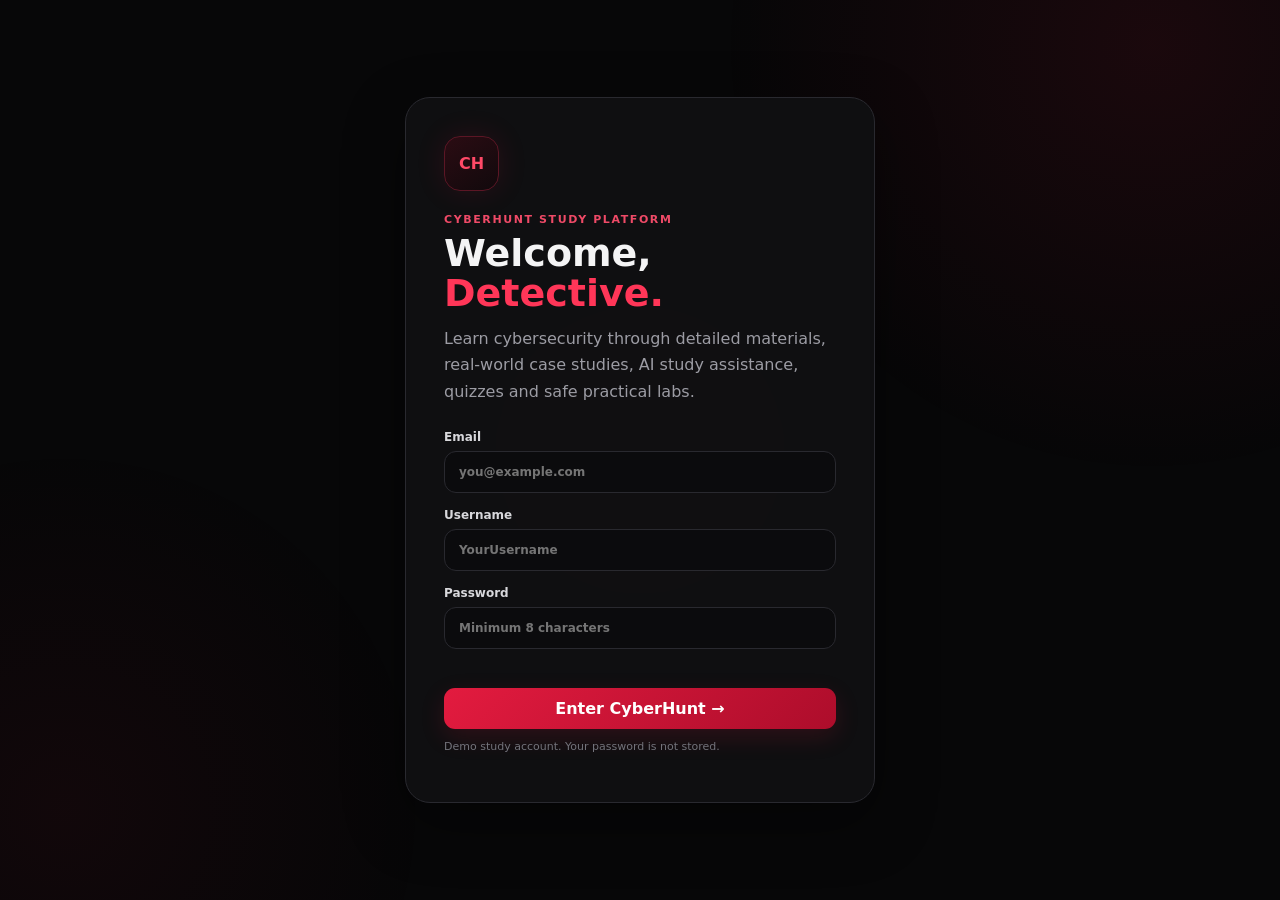
<file: index.html>
<!DOCTYPE html>
<html lang="en">
<head>
  <meta charset="UTF-8">
  <meta name="viewport" content="width=device-width, initial-scale=1.0">
  <meta name="theme-color" content="#070708">
  <title>CyberHunt | Cybersecurity Study Studio</title>
  <link rel="stylesheet" href="style.css">
</head>

<body>

<div id="toast" class="toast"></div>

<!-- LOGIN -->
<section id="loginPage" class="login-page">
  <div class="login-glow"></div>

  <div class="login-card">
    <div class="brand-mark">CH</div>

    <p class="eyebrow">CYBERHUNT STUDY PLATFORM</p>

    <h1>Welcome, <span>Detective.</span></h1>

    <p class="login-sub">
      Learn cybersecurity through detailed materials, real-world case studies,
      AI study assistance, quizzes and safe practical labs.
    </p>

    <form id="loginForm">

      <label>
        Email
        <input id="email" type="email" placeholder="you@example.com" required>
      </label>

      <label>
        Username
        <input id="username" type="text" placeholder="YourUsername" required>
      </label>

      <label>
        Password
        <input id="password" type="password"
               placeholder="Minimum 8 characters"
               minlength="8"
               required>
      </label>

      <div id="loginError" class="form-error"></div>

      <button class="primary-btn full" type="submit">
        Enter CyberHunt →
      </button>

    </form>

    <p class="demo-note">
      Demo study account. Your password is not stored.
    </p>
  </div>
</section>


<!-- APPLICATION -->
<div id="app" class="app hidden">

  <!-- SIDEBAR -->
  <aside class="sidebar" id="sidebar">

    <div class="side-brand">
      <div class="brand-mark small">CH</div>

      <div>
        <b>CyberHunt</b>
        <span>Study Studio</span>
      </div>
    </div>

    <nav>

      <button class="nav-item active" data-section="dashboard">
        <span>⌂</span> Dashboard
      </button>

      <button class="nav-item" data-section="ai">
        <span>✦</span> AI Study Studio
      </button>

      <button class="nav-item" data-section="materials">
        <span>▤</span> Materials
      </button>

      <button class="nav-item" data-section="cases">
        <span>◈</span> Case Studies
      </button>

      <button class="nav-item" data-section="quizzes">
        <span>✓</span> Mini Quizzes
      </button>

      <button class="nav-item" data-section="labs">
        <span>⌘</span> Practice Labs
      </button>

      <button class="nav-item" data-section="badges">
        <span>◇</span> Badges
      </button>

    </nav>

    <div class="side-bottom">

      <div class="side-tip">
        <b>Study smarter</b>
        <p>
          Learn the concept first, then apply it through cases and labs.
        </p>
      </div>

      <button id="logoutBtn" class="logout">
        ↪ Log out
      </button>

    </div>

  </aside>


  <!-- MAIN -->
  <main class="main">

    <header class="topbar">

      <button id="menuBtn" class="icon-btn mobile-only">
        ☰
      </button>

      <div id="crumb" class="crumb">
        Dashboard
      </div>

      <div class="top-actions">

        <div class="top-stat">
          XP <b id="xpTop">0</b>
        </div>

        <div class="top-stat">
          LEVEL <b id="levelTop">1</b>
        </div>

        <div class="profile" id="profileTop">
          D
        </div>

      </div>

    </header>


    <div class="content">


      <!-- DASHBOARD -->
      <section id="dashboard" class="page-section active-section">

        <div class="hero">

          <div>
            <p class="eyebrow">WELCOME BACK</p>

            <h2>
              Ready to learn,
              <span id="welcomeName">Detective</span>?
            </h2>

            <p>
              Build cybersecurity knowledge from foundations
              to advanced security concepts.
            </p>
          </div>

          <div class="hero-badge">
            SECURE<br>
            <strong>YOUR<br>KNOWLEDGE</strong>
          </div>

        </div>


        <div class="stats-grid">

          <div class="stat-card">
            <span>Learning XP</span>
            <strong id="dashXP">0</strong>
            <small>Earned from learning</small>
          </div>

          <div class="stat-card">
            <span>Cases solved</span>
            <strong>
              <i id="casesDone">0</i>
              <em>/ 50</em>
            </strong>
            <small>Scenario learning</small>
          </div>

          <div class="stat-card">
            <span>Labs completed</span>
            <strong>
              <i id="labsDone">0</i>
              <em>/ 5</em>
            </strong>
            <small>Safe practical skills</small>
          </div>

          <div class="stat-card">
            <span>Best quiz</span>
            <strong>
              <i id="quizBest">0</i>
              <em>/ 10</em>
            </strong>
            <small>Highest score</small>
          </div>

        </div>


        <div class="dashboard-grid">

          <div class="panel">

            <div class="panel-head">
              <div>
                <p class="eyebrow">LEARNING ROADMAP</p>
                <h3>Your progress</h3>
              </div>

              <span class="pill" id="progressPill">0%</span>
            </div>

            <div class="progress">
              <i id="overallProgress"></i>
            </div>

            <div class="roadmap-list">

              <div>
                <span class="road-dot done"></span>

                <div>
                  <b>Foundations</b>
                  <small>
                    CIA, threats, vulnerabilities and controls
                  </small>
                </div>
              </div>

              <div>
                <span class="road-dot"></span>

                <div>
                  <b>Defensive thinking</b>
                  <small>
                    Phishing, malware, incidents and web security
                  </small>
                </div>
              </div>

              <div>
                <span class="road-dot"></span>

                <div>
                  <b>Advanced security</b>
                  <small>
                    Zero Trust, forensics, cloud and governance
                  </small>
                </div>
              </div>

            </div>

          </div>


          <div class="panel mission">

            <p class="eyebrow">RECOMMENDED NEXT</p>

            <h3 id="nextTitle">
              Start with Cybersecurity Foundations
            </h3>

            <p id="nextDesc">
              Learn a concept and then apply it through a case study.
            </p>

            <div class="button-row">

              <button class="primary-btn" data-go="materials">
                Open Materials
              </button>

              <button class="ghost-btn" data-go="cases">
                Explore Cases
              </button>

            </div>

          </div>

        </div>


        <div class="section-heading">
          <div>
            <p class="eyebrow">QUICK ACCESS</p>
            <h3>Study tools</h3>
          </div>
        </div>


        <div class="quick-grid">

          <button class="quick-card" data-go="ai">
            <b>✦ AI Study Studio</b>
            <span>
              Ask cybersecurity questions and research them on the web.
            </span>
          </button>

          <button class="quick-card" data-go="labs">
            <b>⌘ Practice Labs</b>
            <span>
              Learn encoding, hashing and other safe security skills.
            </span>
          </button>

          <button class="quick-card" data-go="quizzes">
            <b>✓ Mini Quizzes</b>
            <span>
              Test whether you can apply what you learned.
            </span>
          </button>

        </div>

      </section>


      <!-- AI -->
      <section id="ai" class="page-section">

        <div class="section-heading">
          <div>
            <p class="eyebrow">YOUR CYBER TUTOR</p>
            <h2>AI Study Studio</h2>
            <p>
              Ask a question, learn from the CyberHunt library,
              and connect your topic to live web research.
            </p>
          </div>
        </div>


        <div class="ai-layout">

          <div class="panel chat-panel">

            <div class="chat-head">

              <div class="ai-avatar">✦</div>

              <div>
                <b>CyberHunt AI</b>
                <span>Study assistant · remembers your session</span>
              </div>

            </div>


            <div id="chatMessages" class="chat-messages"></div>


            <div class="suggestions">

              <button data-prompt="Explain the CIA triad simply">
                CIA Triad
              </button>

              <button data-prompt="What is phishing and how do I detect it?">
                Phishing
              </button>

              <button data-prompt="Explain hashing vs encryption">
                Hashing vs Encryption
              </button>

              <button data-prompt="Explain OWASP Top 10">
                OWASP Top 10
              </button>

            </div>


            <form id="aiForm" class="chat-input">

              <input
                id="aiInput"
                placeholder="Ask any cybersecurity study question..."
                autocomplete="off"
              >

              <button class="primary-btn" type="submit">
                Ask
              </button>

            </form>

          </div>


          <!-- CONNECT TO WEB -->
          <div class="panel web-panel">

            <div class="web-icon">⌁</div>

            <p class="eyebrow">LIVE RESEARCH</p>

            <h3>Connect to Web</h3>

            <p>
              Search your cybersecurity study topic on the live web.
              Use this for current standards, documentation,
              research and deeper explanations.
            </p>


            <label>
              Topic to research

              <input
                id="webQuery"
                placeholder="e.g. NIST CSF 2.0"
              >
            </label>


            <button id="webSearchBtn" class="primary-btn full">
              Search Web ↗
            </button>


            <div class="web-links">

              <button data-web="NIST Cybersecurity Framework 2.0">
                NIST CSF 2.0
              </button>

              <button data-web="OWASP Top 10 2025">
                OWASP Top 10
              </button>

              <button data-web="cybersecurity incident response best practices">
                Incident Response
              </button>

              <button data-web="SHA-256 NIST">
                SHA-256
              </button>

            </div>

          </div>

        </div>

      </section>


      <!-- MATERIALS -->
      <section id="materials" class="page-section">

        <div class="section-heading">

          <div>
            <p class="eyebrow">KNOWLEDGE LIBRARY</p>

            <h2>Materials</h2>

            <p>
              Learn cybersecurity from beginner to advanced.
              Click any topic for detailed notes.
            </p>
          </div>

        </div>


        <div class="filters">

          <input
            id="materialSearch"
            placeholder="Search materials..."
          >

          <div id="materialFilters" class="filter-buttons"></div>

        </div>


        <div id="materialsGrid" class="card-grid"></div>

      </section>


      <!-- CASE STUDIES -->
      <section id="cases" class="page-section">

        <div class="section-heading">

          <div>
            <p class="eyebrow">SCENARIO LEARNING</p>

            <h2>Case Studies</h2>

            <p>
              5 investigation tracks with 10 unique cybersecurity
              scenarios each.
            </p>
          </div>

        </div>


        <div id="casesGrid" class="case-grid"></div>

        <div id="caseLevels" class="case-levels hidden"></div>

      </section>


      <!-- QUIZZES -->
      <section id="quizzes" class="page-section">

        <div class="section-heading">

          <div>
            <p class="eyebrow">KNOWLEDGE CHECK</p>

            <h2>Mini Quizzes</h2>

            <p>
              Apply cybersecurity concepts to realistic scenarios.
            </p>
          </div>

        </div>


        <div id="quizArea" class="panel quiz-panel"></div>

      </section>


      <!-- LABS -->
      <section id="labs" class="page-section">

        <div class="section-heading">

          <div>
            <p class="eyebrow">SAFE PRACTICE</p>

            <h2>Practice Labs</h2>

            <p>
              Learn the theory and one example before practicing.
            </p>
          </div>

        </div>


        <div id="labsGrid" class="card-grid"></div>

      </section>


      <!-- BADGES -->
      <section id="badges" class="page-section">

        <div class="section-heading">

          <div>
            <p class="eyebrow">MILESTONES</p>

            <h2>Badges</h2>

            <p>
              Earn badges as you complete learning milestones.
            </p>
          </div>

        </div>


        <div id="badgesGrid" class="badge-grid"></div>

      </section>

    </div>

  </main>

</div>


<!-- DETAIL PANEL -->
<div id="detailOverlay" class="overlay hidden">

  <div class="detail-panel">

    <button id="closeDetail" class="close-btn">
      ×
    </button>

    <div id="detailContent"></div>

  </div>

</div>


<script src="script.js" defer></script>

</body>
</html>
</file>
<file: style.css>
:root{
  --bg:#070708;
  --panel:#101012;
  --panel2:#151519;
  --line:#29292f;
  --red:#e31b3f;
  --red2:#ff3658;
  --text:#f4f4f5;
  --muted:#9c9ca4;
  --soft:#d8d8dc;
  --green:#55df96;
  --shadow:0 20px 60px rgba(0,0,0,.4);
}

*{
  box-sizing:border-box;
}

html{
  scroll-behavior:smooth;
}

body{
  margin:0;
  min-height:100vh;
  background:var(--bg);
  color:var(--text);
  font-family:Inter,system-ui,-apple-system,BlinkMacSystemFont,"Segoe UI",Arial,sans-serif;
}

body:before{
  content:"";
  position:fixed;
  inset:0;
  pointer-events:none;
  background:
    radial-gradient(circle at 90% 5%,rgba(227,27,63,.09),transparent 30%),
    radial-gradient(circle at 5% 90%,rgba(227,27,63,.05),transparent 25%);
}

button,
input,
textarea{
  font:inherit;
}

button{
  cursor:pointer;
}

.hidden{
  display:none!important;
}

.mobile-only{
  display:none;
}


/* LOGIN */

.login-page{
  min-height:100vh;
  display:grid;
  place-items:center;
  padding:25px;
  position:relative;
}

.login-glow{
  position:absolute;
  width:500px;
  height:500px;
  border-radius:50%;
  background:radial-gradient(circle,rgba(227,27,63,.15),transparent 65%);
  filter:blur(20px);
}

.login-card{
  position:relative;
  width:min(470px,100%);
  padding:38px;
  background:rgba(16,16,18,.96);
  border:1px solid var(--line);
  border-radius:25px;
  box-shadow:var(--shadow);
}

.brand-mark{
  width:55px;
  height:55px;
  display:grid;
  place-items:center;
  border-radius:16px;
  background:linear-gradient(145deg,#2b0c13,#11090c);
  border:1px solid #5c1625;
  color:#ff4967;
  font-weight:900;
  box-shadow:0 0 30px rgba(227,27,63,.12);
}

.brand-mark.small{
  width:40px;
  height:40px;
  border-radius:12px;
  font-size:12px;
}

.eyebrow{
  margin:0 0 8px;
  color:#ef4a67;
  font-size:11px;
  font-weight:800;
  letter-spacing:1.6px;
}

.login-card .eyebrow{
  margin-top:22px;
}

.login-card h1{
  margin:8px 0 12px;
  font-size:38px;
  line-height:1.05;
}

.login-card h1 span,
.hero h2 span{
  color:var(--red2);
}

.login-sub{
  margin:0 0 25px;
  color:var(--muted);
  line-height:1.65;
}

label{
  display:block;
  margin-bottom:15px;
  color:var(--soft);
  font-size:12px;
  font-weight:700;
}

input,
textarea{
  width:100%;
  margin-top:7px;
  padding:13px 14px;
  background:#0b0b0d;
  border:1px solid var(--line);
  border-radius:12px;
  outline:none;
  color:var(--text);
  resize:vertical;
}

input:focus,
textarea:focus{
  border-color:#812137;
  box-shadow:0 0 0 3px rgba(227,27,63,.08);
}

.form-error{
  min-height:20px;
  margin-bottom:4px;
  color:#ff7187;
  font-size:12px;
}

.demo-note{
  color:#73737b;
  font-size:11px;
}


/* BUTTONS */

.primary-btn,
.ghost-btn{
  border-radius:11px;
  padding:11px 16px;
  font-weight:800;
}

.primary-btn{
  border:0;
  color:white;
  background:linear-gradient(135deg,var(--red),#ad0d2b);
  box-shadow:0 8px 25px rgba(227,27,63,.15);
}

.primary-btn:hover{
  filter:brightness(1.08);
}

.ghost-btn{
  color:white;
  background:transparent;
  border:1px solid var(--line);
}

.full{
  width:100%;
}


/* SIDEBAR */

.sidebar{
  position:fixed;
  left:0;
  top:0;
  bottom:0;
  width:245px;
  z-index:20;
  display:flex;
  flex-direction:column;
  padding:22px 16px;
  background:rgba(9,9,10,.95);
  border-right:1px solid var(--line);
}

.side-brand{
  display:flex;
  align-items:center;
  gap:11px;
  padding:4px 8px 28px;
}

.side-brand b{
  display:block;
  font-size:14px;
}

.side-brand span{
  display:block;
  margin-top:2px;
  color:#777780;
  font-size:10px;
}

.sidebar nav{
  display:grid;
  gap:5px;
}

.nav-item{
  width:100%;
  padding:12px 13px;
  display:flex;
  align-items:center;
  gap:11px;
  text-align:left;
  color:#a6a6ae;
  background:transparent;
  border:1px solid transparent;
  border-radius:11px;
  font-size:13px;
}

.nav-item span{
  width:18px;
  text-align:center;
  color:#777780;
}

.nav-item:hover{
  background:#121215;
  color:white;
}

.nav-item.active{
  background:linear-gradient(
    90deg,
    rgba(227,27,63,.15),
    rgba(227,27,63,.03)
  );
  border-color:#401722;
  color:white;
}

.nav-item.active span{
  color:#ff3f60;
}

.side-bottom{
  margin-top:auto;
}

.side-tip{
  margin:0 2px 12px;
  padding:13px;
  background:#0d0d0f;
  border:1px solid var(--line);
  border-radius:14px;
}

.side-tip b{
  font-size:11px;
}

.side-tip p{
  margin:5px 0 0;
  color:#777780;
  font-size:10px;
  line-height:1.5;
}

.logout{
  width:100%;
  padding:11px;
  text-align:left;
  color:#85858e;
  background:transparent;
  border:0;
}


/* MAIN */

.main{
  min-height:100vh;
  margin-left:245px;
}

.topbar{
  height:70px;
  position:sticky;
  top:0;
  z-index:15;
  display:flex;
  align-items:center;
  justify-content:space-between;
  padding:0 30px;
  background:rgba(7,7,8,.78);
  border-bottom:1px solid var(--line);
  backdrop-filter:blur(14px);
}

.crumb{
  font-size:13px;
  font-weight:700;
}

.top-actions{
  display:flex;
  align-items:center;
  gap:20px;
}

.top-stat{
  color:#777780;
  font-size:10px;
}

.top-stat b{
  margin-left:4px;
  color:#eee;
  font-size:12px;
}

.profile{
  width:34px;
  height:34px;
  display:grid;
  place-items:center;
  border-radius:50%;
  background:#261016;
  border:1px solid #5b1c2a;
  color:#ff5670;
  font-weight:900;
}

.content{
  max-width:1500px;
  margin:auto;
  padding:30px;
}

.page-section{
  display:none;
}

.page-section.active-section{
  display:block;
}


/* GENERAL */

.hero{
  display:flex;
  align-items:center;
  justify-content:space-between;
  margin-bottom:18px;
  padding:30px;
  background:linear-gradient(120deg,#101012,#0c0c0e);
  border:1px solid var(--line);
  border-radius:22px;
}

.hero h2{
  margin:0 0 8px;
  font-size:31px;
}

.hero p{
  margin:0;
  max-width:650px;
  color:var(--muted);
  line-height:1.65;
}

.hero-badge{
  padding:17px 25px;
  text-align:center;
  color:#777;
  border:1px solid #4d1a25;
  border-radius:16px;
  font-size:9px;
  letter-spacing:2px;
  line-height:1.25;
}

.hero-badge strong{
  color:#e7e7e9;
  font-size:12px;
}

.stats-grid{
  display:grid;
  grid-template-columns:repeat(4,1fr);
  gap:13px;
}

.stat-card,
.panel,
.quick-card,
.material-card,
.case-card,
.badge-card{
  background:var(--panel);
  border:1px solid var(--line);
  border-radius:17px;
}

.stat-card{
  padding:19px;
}

.stat-card span{
  display:block;
  color:#85858e;
  font-size:11px;
}

.stat-card strong{
  display:block;
  margin:9px 0 3px;
  font-size:27px;
}

.stat-card em{
  color:#66666f;
  font-size:12px;
  font-style:normal;
}

.stat-card small{
  color:#66666f;
  font-size:10px;
}

.dashboard-grid{
  display:grid;
  grid-template-columns:1.2fr .8fr;
  gap:13px;
  margin-top:13px;
}

.panel{
  padding:21px;
}

.panel-head{
  display:flex;
  align-items:center;
  justify-content:space-between;
}

.panel h3,
.section-heading h3{
  margin:2px 0 8px;
  font-size:18px;
}

.pill{
  padding:5px 8px;
  color:#ff5270;
  border:1px solid #47202a;
  border-radius:999px;
  font-size:10px;
}

.progress{
  height:7px;
  margin:15px 0 18px;
  overflow:hidden;
  background:#1b1b1f;
  border-radius:20px;
}

.progress i{
  display:block;
  width:0;
  height:100%;
  background:linear-gradient(90deg,var(--red),var(--red2));
  border-radius:inherit;
}

.roadmap-list{
  display:grid;
  gap:15px;
}

.roadmap-list>div{
  display:flex;
  gap:12px;
}

.road-dot{
  width:9px;
  height:9px;
  margin-top:4px;
  border:2px solid #4d4d55;
  border-radius:50%;
}

.road-dot.done{
  background:var(--red);
  border-color:var(--red);
}

.roadmap-list b{
  font-size:12px;
}

.roadmap-list small{
  display:block;
  margin-top:3px;
  color:#73737c;
  font-size:10px;
}

.mission h3{
  margin:5px 0 8px;
  font-size:20px;
}

.mission p{
  color:#85858e;
  font-size:12px;
  line-height:1.6;
}

.button-row{
  display:flex;
  gap:8px;
  margin-top:18px;
}

.section-heading{
  display:flex;
  align-items:flex-end;
  justify-content:space-between;
  margin-bottom:20px;
}

.section-heading h2{
  margin:0 0 6px;
  font-size:28px;
}

.section-heading p{
  max-width:720px;
  margin:0;
  color:var(--muted);
  font-size:12px;
  line-height:1.6;
}

.quick-grid{
  display:grid;
  grid-template-columns:repeat(3,1fr);
  gap:13px;
}

.quick-card{
  padding:20px;
  text-align:left;
  color:white;
}

.quick-card:hover,
.material-card:hover,
.case-card:hover{
  border-color:#54202c;
  transform:translateY(-1px);
}

.quick-card b{
  display:block;
  margin-bottom:7px;
  font-size:13px;
}

.quick-card span{
  display:block;
  color:#777780;
  font-size:11px;
  line-height:1.5;
}


/* AI */

.ai-layout{
  display:grid;
  grid-template-columns:1.35fr .65fr;
  gap:14px;
}

.chat-panel{
  min-height:610px;
  display:flex;
  flex-direction:column;
  padding:0;
  overflow:hidden;
}

.chat-head{
  display:flex;
  align-items:center;
  gap:11px;
  padding:18px 20px;
  border-bottom:1px solid var(--line);
}

.ai-avatar{
  width:35px;
  height:35px;
  display:grid;
  place-items:center;
  border-radius:11px;
  background:#261016;
  color:#ff4968;
}

.chat-head b{
  display:block;
  font-size:13px;
}

.chat-head span{
  display:block;
  margin-top:3px;
  color:#6f6f78;
  font-size:10px;
}

.chat-messages{
  flex:1;
  max-height:430px;
  display:flex;
  flex-direction:column;
  gap:12px;
  padding:20px;
  overflow:auto;
}

.msg{
  max-width:86%;
  padding:12px 14px;
  border-radius:13px;
  font-size:12px;
  line-height:1.65;
  white-space:pre-wrap;
}

.msg.ai{
  align-self:flex-start;
  background:#151519;
  border:1px solid var(--line);
  color:#d9d9dd;
}

.msg.user{
  align-self:flex-end;
  background:#4e1220;
  color:white;
}

.suggestions{
  display:flex;
  flex-wrap:wrap;
  gap:7px;
  padding:0 20px 12px;
}

.suggestions button,
.web-links button,
.filter-buttons button{
  padding:7px 10px;
  color:#aaa;
  background:#0d0d0f;
  border:1px solid var(--line);
  border-radius:999px;
  font-size:10px;
}

.chat-input{
  display:flex;
  gap:8px;
  padding:15px 20px;
  border-top:1px solid var(--line);
}

.chat-input input{
  margin:0;
}

.chat-input .primary-btn{
  width:90px;
}

.web-panel{
  min-height:610px;
}

.web-icon{
  width:42px;
  height:42px;
  display:grid;
  place-items:center;
  margin-bottom:22px;
  border-radius:13px;
  background:#271017;
  border:1px solid #4e1c29;
  color:#ff4a68;
  font-size:21px;
}

.web-panel h3{
  margin:0 0 8px;
  font-size:22px;
}

.web-panel>p:not(.eyebrow){
  color:#85858e;
  font-size:12px;
  line-height:1.65;
}

.web-panel label{
  margin-top:24px;
}

.web-links{
  display:flex;
  flex-wrap:wrap;
  gap:7px;
  margin-top:14px;
}


/* MATERIALS */

.filters{
  display:flex;
  align-items:center;
  gap:10px;
  margin-bottom:17px;
}

.filters>input{
  max-width:330px;
  margin:0;
}

.filter-buttons{
  display:flex;
  flex-wrap:wrap;
  gap:7px;
}

.filter-buttons button.active{
  color:#ff5570;
  background:#1b0e12;
  border-color:#6b2030;
}

.card-grid{
  display:grid;
  grid-template-columns:repeat(3,1fr);
  gap:13px;
}

.material-card{
  min-height:210px;
  padding:19px;
  transition:.15s;
}

.material-card .tagline{
  display:flex;
  justify-content:space-between;
  gap:10px;
  margin-bottom:13px;
}

.level-tag{
  padding:4px 7px;
  color:#ff5771;
  border:1px solid #51202b;
  border-radius:999px;
  font-size:9px;
}

.material-card h3{
  margin:0 0 8px;
  font-size:16px;
}

.material-card p{
  color:#7e7e87;
  font-size:11px;
  line-height:1.6;
}

.learn{
  margin-top:15px;
  color:#ff4b68;
  font-size:10px;
  font-weight:800;
}


/* CASES */

.case-grid{
  display:grid;
  grid-template-columns:repeat(5,1fr);
  gap:12px;
}

.case-card{
  min-height:200px;
  padding:18px;
  transition:.15s;
}

.case-num{
  color:#ff4b68;
  font-size:10px;
}

.case-card h3{
  margin:12px 0 7px;
  font-size:15px;
}

.case-card p{
  color:#777780;
  font-size:10px;
  line-height:1.55;
}

.case-progress{
  margin-top:16px;
}

.case-progress .progress{
  height:5px;
  margin:7px 0 0;
}

.case-levels{
  margin-top:18px;
  padding:20px;
  background:#0d0d0f;
  border:1px solid var(--line);
  border-radius:17px;
}

.levels-head{
  display:flex;
  align-items:center;
  justify-content:space-between;
  margin-bottom:14px;
}

.levels-head h3{
  margin:0;
}

.level-grid{
  display:grid;
  grid-template-columns:repeat(5,1fr);
  gap:8px;
}

.level-btn{
  min-height:65px;
  padding:10px;
  color:#aaa;
  background:#111114;
  border:1px solid var(--line);
  border-radius:10px;
  text-align:left;
}

.level-btn:hover{
  border-color:#612131;
}

.level-btn.done{
  color:#73e5a6;
  border-color:#28553d;
  background:#0d1712;
}

.level-btn b{
  display:block;
  font-size:11px;
}

.level-btn span{
  display:block;
  margin-top:5px;
  color:#707078;
  font-size:9px;
}


/* QUIZ */

.quiz-panel{
  max-width:850px;
  margin:auto;
}

.quiz-number{
  color:#ff5570;
  font-size:10px;
  font-weight:800;
}

.quiz-question{
  margin:12px 0 20px;
  font-size:20px;
  line-height:1.45;
}

.quiz-options{
  display:grid;
  gap:9px;
}

.quiz-option{
  width:100%;
  padding:14px;
  color:#d9d9dd;
  background:#0c0c0f;
  border:1px solid var(--line);
  border-radius:11px;
  text-align:left;
}

.quiz-option:hover{
  border-color:#622030;
}

.quiz-option.correct{
  border-color:#2e7950;
  background:#102017;
}

.quiz-option.wrong{
  border-color:#762035;
  background:#211016;
}

.quiz-explanation{
  margin-top:17px;
  padding:14px;
  background:#151519;
  border-left:3px solid var(--red);
  color:#aaa;
  font-size:11px;
  line-height:1.6;
}

.quiz-result{
  padding:35px;
  text-align:center;
}

.quiz-result strong{
  display:block;
  margin:15px 0;
  font-size:50px;
}


/* LABS */

.lab-symbol{
  margin-bottom:15px;
  color:#ff4d69;
  font-size:25px;
}

.lab-cta{
  margin-top:15px;
  color:#ff4d69;
  font-size:10px;
  font-weight:800;
}

.practice-box{
  margin-top:15px;
  padding:17px;
  background:#0b0b0d;
  border:1px solid var(--line);
  border-radius:13px;
}

.practice-actions{
  display:flex;
  flex-wrap:wrap;
  gap:8px;
}

.practice-output{
  min-height:70px;
  margin-top:13px;
  padding:13px;
  overflow-wrap:anywhere;
  white-space:pre-wrap;
  color:#e4e4e7;
  background:#141418;
  border:1px solid var(--line);
  border-radius:10px;
  font-family:ui-monospace,monospace;
  font-size:12px;
}


/* BADGES */

.badge-grid{
  display:grid;
  grid-template-columns:repeat(4,1fr);
  gap:13px;
}

.badge-card{
  padding:20px;
  text-align:center;
  opacity:.5;
}

.badge-card.earned{
  opacity:1;
  border-color:#57202d;
}

.badge-icon{
  width:58px;
  height:58px;
  display:grid;
  place-items:center;
  margin:auto;
  border-radius:50%;
  background:#191014;
  border:1px solid #47202b;
  color:#ff4d69;
  font-size:25px;
}

.badge-card h3{
  margin:13px 0 7px;
  font-size:14px;
}

.badge-card p{
  color:#777780;
  font-size:10px;
  line-height:1.5;
}

.earned-label{
  display:inline-block;
  margin-top:7px;
  color:#777780;
  font-size:9px;
  font-weight:800;
}

.badge-card.earned .earned-label{
  color:#60df9b;
}


/* DETAIL PANEL */

.overlay{
  position:fixed;
  inset:0;
  z-index:100;
  display:grid;
  place-items:center;
  padding:25px;
  background:rgba(0,0,0,.78);
  backdrop-filter:blur(7px);
}

.detail-panel{
  position:relative;
  width:min(900px,100%);
  max-height:90vh;
  overflow:auto;
  padding:32px;
  background:#101012;
  border:1px solid #37373e;
  border-radius:21px;
  box-shadow:0 30px 90px rgba(0,0,0,.6);
}

.close-btn{
  position:absolute;
  right:17px;
  top:14px;
  width:35px;
  height:35px;
  color:#aaa;
  background:#17171a;
  border:1px solid var(--line);
  border-radius:50%;
  font-size:22px;
}

.detail-title{
  margin:0 40px 7px 0;
  font-size:27px;
}

.detail-sub{
  margin:0 0 25px;
  color:#777780;
  font-size:12px;
}

.detail-section{
  margin-top:22px;
}

.detail-section h4{
  margin:0 0 9px;
  color:#ff5570;
  font-size:11px;
  letter-spacing:1px;
  text-transform:uppercase;
}

.detail-section p,
.detail-section li{
  color:#b7b7bd;
  font-size:12px;
  line-height:1.75;
}

.detail-section ul,
.detail-section ol{
  padding-left:20px;
}

.key-grid{
  display:grid;
  grid-template-columns:repeat(2,1fr);
  gap:8px;
}

.key-item{
  padding:11px;
  color:#c9c9ce;
  background:#151519;
  border:1px solid var(--line);
  border-radius:9px;
  font-size:11px;
}

.case-story{
  padding:17px;
  color:#c9c9ce;
  background:#151519;
  border-left:3px solid var(--red);
  border-radius:10px;
  font-size:12px;
  line-height:1.7;
}

.case-option{
  width:100%;
  display:block;
  margin:8px 0;
  padding:13px;
  color:#ccc;
  background:#0d0d0f;
  border:1px solid var(--line);
  border-radius:10px;
  text-align:left;
}

.case-option.selected{
  border-color:#86233a;
  background:#1b0e12;
}

.case-result{
  margin-top:15px;
  padding:14px;
  border-radius:10px;
  font-size:12px;
  line-height:1.6;
}

.case-result.correct{
  background:#102017;
  border:1px solid #2c6746;
  color:#78e4a8;
}

.case-result.wrong{
  background:#211016;
  border:1px solid #6b2031;
  color:#ff8095;
}


/* TOAST */

.toast{
  position:fixed;
  right:22px;
  bottom:22px;
  z-index:200;
  max-width:320px;
  padding:12px 16px;
  color:white;
  background:#17171a;
  border:1px solid #54202d;
  border-radius:11px;
  box-shadow:var(--shadow);
  font-size:11px;
  opacity:0;
  transform:translateY(10px);
  pointer-events:none;
  transition:.2s;
}

.toast.show{
  opacity:1;
  transform:translateY(0);
}


/* RESPONSIVE */

@media(max-width:1100px){

  .case-grid{
    grid-template-columns:repeat(3,1fr);
  }

  .card-grid{
    grid-template-columns:repeat(2,1fr);
  }

  .badge-grid{
    grid-template-columns:repeat(3,1fr);
  }

  .ai-layout{
    grid-template-columns:1fr;
  }

}

@media(max-width:900px){

  .sidebar{
    transform:translateX(-100%);
    transition:.25s;
  }

  .sidebar.open{
    transform:translateX(0);
  }

  .main{
    margin-left:0;
  }

  .mobile-only{
    display:block;
  }

  .topbar{
    padding:0 18px;
  }

  .content{
    padding:20px;
  }

  .stats-grid{
    grid-template-columns:repeat(2,1fr);
  }

  .dashboard-grid{
    grid-template-columns:1fr;
  }

  .quick-grid{
    grid-template-columns:1fr;
  }

  .case-grid{
    grid-template-columns:repeat(2,1fr);
  }

  .level-grid{
    grid-template-columns:repeat(4,1fr);
  }

}

@media(max-width:640px){

  .login-card{
    padding:25px;
  }

  .login-card h1{
    font-size:31px;
  }

  .hero{
    padding:22px;
  }

  .hero-badge{
    display:none;
  }

  .stats-grid,
  .card-grid,
  .badge-grid,
  .case-grid{
    grid-template-columns:1fr;
  }

  .level-grid{
    grid-template-columns:repeat(2,1fr);
  }

  .filters{
    flex-direction:column;
    align-items:stretch;
  }

  .filters>input{
    max-width:none;
  }

  .top-stat{
    display:none;
  }

  .content{
    padding:15px;
  }

  .section-heading h2{
    font-size:24px;
  }

  .detail-panel{
    padding:23px 18px;
  }

  .key-grid{
    grid-template-columns:1fr;
  }

  .button-row{
    flex-wrap:wrap;
  }

}
</file>
